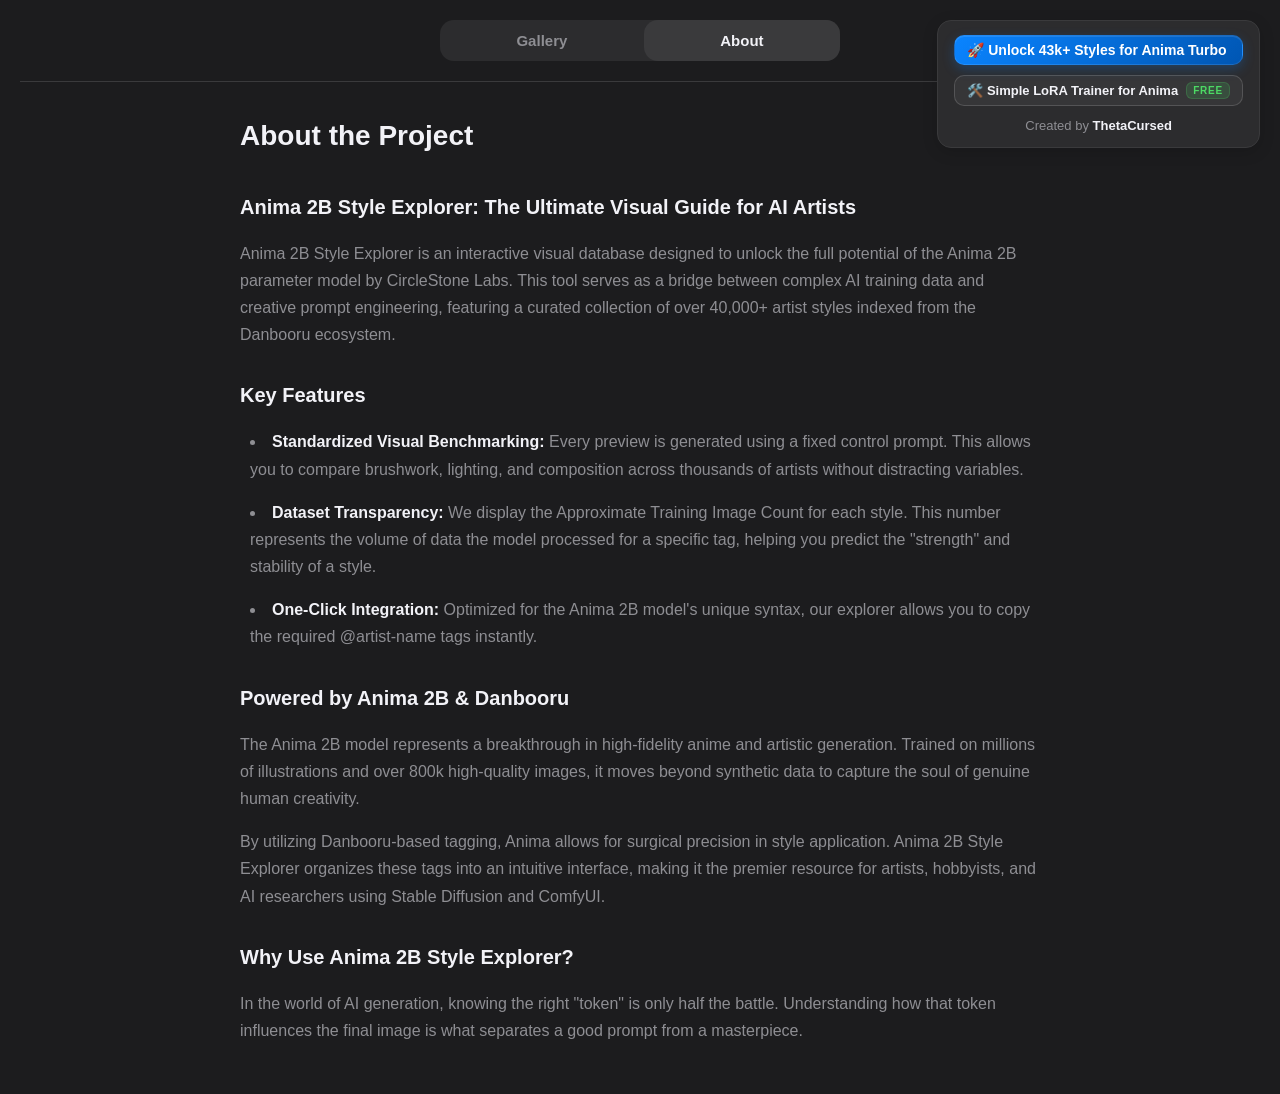
<file: about.html>
<!DOCTYPE html>
<html lang="en">
<head>
    <meta charset="UTF-8">
    <meta name="viewport" content="width=device-width, initial-scale=1.0">
    <title>About Anima 2B Style Explorer | Visual Artist Guide for AI Art</title>
    <meta name="description" content="Learn about Anima 2B Style Explorer, a database of over 40,000 artist styles for the Anima 2B model. Explore Danbooru-based weights and visual previews.">
    <link rel="stylesheet" href="app/style.css?ver=2">
    <script type="application/ld+json">
    {
      "@context": "https://schema.org",
      "@type": "AboutPage",
      "mainEntity": {
        "@type": "SoftwareApplication",
        "name": "Anima 2B Style Explorer",
        "applicationCategory": "MultimediaDesignApplication",
        "description": "Visual library and prompt guide for Anima 2B model artist styles.",
        "operatingSystem": "Web Browser"
      }
    }
    </script>
</head>
<body>
    <div class="top-info-container">
        <a href="index.html?openModal=true" id="open-landing-btn-about" class="support-button-top">🚀 Unlock 43k+ Styles for Anima Turbo</a>
        <a href="https://github.com/ThetaCursed/Anima-TrainFlow" class="secondary-tool-btn" target="_blank" rel="noopener noreferrer">
            🛠️ Simple LoRA Trainer for Anima <span class="free-badge">Free</span>
        </a>
        <a href="https://github.com/ThetaCursed" class="author-credit" title="Created by ThetaCursed" target="_blank" rel="noopener noreferrer">Created by <span>ThetaCursed</span></a>
    </div>
    <header class="header">
        <nav class="tabs">
            <a href="index.html" class="tab-button">Gallery</a>
            <a href="about.html" class="tab-button active">About</a>
        </nav>
    </header>

    <div class="about-page">
        <h2>About the Project</h2>
        <h3>Anima 2B Style Explorer: The Ultimate Visual Guide for AI Artists</h3>
        <p>Anima 2B Style Explorer is an interactive visual database designed to unlock the full potential of the Anima 2B parameter model by CircleStone Labs. This tool serves as a bridge between complex AI training data and creative prompt engineering, featuring a curated collection of over 40,000+ artist styles indexed from the Danbooru ecosystem.</p>
        <h3>Key Features</h3>
        <ul>
            <li><strong>Standardized Visual Benchmarking:</strong> Every preview is generated using a fixed control prompt. This allows you to compare brushwork, lighting, and composition across thousands of artists without distracting variables.</li>
            <li><strong>Dataset Transparency:</strong> We display the Approximate Training Image Count for each style. This number represents the volume of data the model processed for a specific tag, helping you predict the "strength" and stability of a style.</li>
            <li><strong>One-Click Integration:</strong> Optimized for the Anima 2B model's unique syntax, our explorer allows you to copy the required @artist-name tags instantly.</li>
        </ul>
        <h3>Powered by Anima 2B & Danbooru</h3>
        <p>The Anima 2B model represents a breakthrough in high-fidelity anime and artistic generation. Trained on millions of illustrations and over 800k high-quality images, it moves beyond synthetic data to capture the soul of genuine human creativity.</p>
        <p>By utilizing Danbooru-based tagging, Anima allows for surgical precision in style application. Anima 2B Style Explorer organizes these tags into an intuitive interface, making it the premier resource for artists, hobbyists, and AI researchers using Stable Diffusion and ComfyUI.</p>
        <h3>Why Use Anima 2B Style Explorer?</h3>
        <p>In the world of AI generation, knowing the right "token" is only half the battle. Understanding how that token influences the final image is what separates a good prompt from a masterpiece.</p>
    </div>

    <!-- Подключаем основной скрипт приложения -->
    <script src="app/app.js?ver=2"></script>
</body>
</html>
</file>
<file: app/style.css>
﻿:root {
    --background-color: #1c1c1e;
    --card-background: #2c2c2e;
    --text-color: #f2f2f7;
    --secondary-text-color: #8e8e93;
    --accent-color: #0a84ff;
    --border-color: #3a3a3c;
    --global-border-radius: 14px; /* Глобальная переменная для скругления */
}

* {
    box-sizing: border-box;
    margin: 0;
    padding: 0;
}

body {
    font-family: -apple-system, BlinkMacSystemFont, "Segoe UI", Roboto, Helvetica, Arial, sans-serif;
    background-color: var(--background-color);
    color: var(--text-color);
    padding: 20px;
}

/* --- Глобальная стилизация скроллбара --- */

/* Firefox */
html {
    scrollbar-width: thin;
    scrollbar-color: var(--border-color) transparent;
}

/* Webkit-браузеры (Chrome, Safari, Edge) */
body::-webkit-scrollbar {
    width: 12px; /* Делаем основной скроллбар чуть шире для удобства */
}

body::-webkit-scrollbar-track {
    background: transparent;
}

body::-webkit-scrollbar-thumb {
    background-color: var(--border-color);
    border-radius: 6px;
    border: 3px solid var(--background-color); /* Отступ от края */
    background-clip: padding-box;
}

.page-title-container {
    text-align: center;
    margin-bottom: 30px;
    padding-top: 10px; /* Отступ сверху, чтобы не перекрываться с .top-info-container */
}


.visually-hidden {
    position: absolute;
    width: 1px;
    height: 1px;
    padding: 0;
    margin: -1px;
    overflow: hidden;
    clip: rect(0, 0, 0, 0);
    white-space: nowrap;
    border: 0;
}

.page-title {
    font-size: 32px;
    font-weight: 700;
    margin-bottom: 16px; /* Увеличиваем отступ, чтобы он совпадал с отступом под виджетом */
}

.page-subtitle {
    font-size: 18px;
    color: var(--secondary-text-color);
}

.page-subtitle .style-count-number {
    font-weight: 600;
    color: var(--text-color);
    background-color: var(--border-color);
    padding: 4px 10px;
    border-radius: var(--global-border-radius);
    margin-left: 6px;
    user-select: none;
}

.header {
    display: flex;
    justify-content: center; /* Отступ был 30px, уменьшаем для консистентности */
    margin-bottom: 20px;
    /* Добавляем разделительную линию под табами */
    padding-bottom: 20px;
    border-bottom: 1px solid var(--border-color);
    position: relative; /* Для позиционирования .author-credit на странице About */
}

.controls-container {
    display: flex;
    justify-content: space-between;
    align-items: flex-start; /* Выравниваем все группы по верху для единой линии */
    position: relative;
    gap: 20px;
    margin-bottom: 30px; /* Добавляем отступ снизу, чтобы отодвинуть галерею от линии */
    /* Добавляем нижнюю границу и отступы для создания разделительной линии */
    padding-bottom: 20px;
    border-bottom: 1px solid var(--border-color);
}

.search-and-import-wrapper {
    flex: 0 1 auto; /* Убираем растягивание, чтобы блок занимал место по контенту */
    display: flex;
    flex-direction: column;
    align-items: center;
    margin: 0 auto; /* Центрируем по горизонтали */
    gap: 10px; /* Добавляем отступ между элементами внутри (поиском, подсказкой, кнопками) */
}

.search-wrapper {
    flex: 1; /* Позволяем блоку поиска занимать доступное пространство в центре */
    min-width: 200px; /* Минимальная ширина для поля поиска */
    max-width: 400px; /* Увеличиваем ширину для лучшей иерархии */
    display: flex;
    flex-direction: column; /* Ставим элементы друг под другом */
    /* Новые стили для создания единого блока */
    background-color: var(--card-background);
    border: 1px solid var(--border-color);
    border-radius: var(--global-border-radius);
    overflow: hidden; /* Скрываем углы дочерних элементов */
}

.search-input {
    width: 100%;
    padding: 12px 45px; /* Симметричные отступы для центрирования */
    background-color: transparent; /* Убираем фон */
    border: none; /* Убираем рамку */
    border-radius: 0; /* Убираем скругление */
    color: var(--text-color);
    font-size: 14px;
    font-family: inherit;
    text-align: center;
}

.search-input::placeholder {
    color: var(--secondary-text-color);
}

.search-input-container {
    position: relative; /* Контейнер для позиционирования кнопки */
    border-bottom: 1px solid var(--border-color); /* Разделитель между полями */
    width: 360px; /* Фиксированная ширина для десктопа */
    margin: 0 auto; /* Центрируем на десктопе */
}

.jump-controls {
    position: relative; /* Контейнер для позиционирования кнопки */
}

.clear-input-btn {
    position: absolute;
    right: 12px; /* Возвращаем стандартный отступ */
    top: 50%;
    transform: translateY(-50%);
    width: 28px;
    height: 28px;
    background-color: #48484a; /* Делаем фон заметнее */
    border: none;
    border-radius: 50%;
    color: #e5e5ea; /* Делаем крестик светлее */
    font-size: 20px;
    line-height: 1;
    cursor: pointer;
    display: flex;
    align-items: center;
    justify-content: center;
    transition: background-color 0.2s, color 0.2s, transform 0.2s;
}

.clear-input-btn:hover {
    background-color: #58585a;
    color: var(--text-color);
    transform: translateY(-50%) scale(1.1); /* Добавляем эффект при наведении */
}

.jump-controls .search-input {
    width: 100%; /* Растягиваем на всю ширину */
    align-items: center;
    text-align: center; /* Центрируем текст для поля перехода на всех устройствах */
}

.search-input:focus {
    outline: none;
}

.sort-jump-group {
    display: flex;
    flex-direction: column;
    gap: 15px;
    width: 270px; /* Увеличиваем ширину, чтобы вместить кнопки сортировки */
}
/* Контейнер для кнопки экспорта TXT, который теперь в левой колонке */
#txt-export-container {
    justify-content: flex-start; /* Выравниваем кнопку по левому краю на десктопе */
    width: 100%;
}

/* Уменьшаем размер кнопки экспорта в TXT */
#export-txt-btn, #toggle-folders-btn {
    padding: 8px 12px;
    font-size: 13px;
}

/* Новый контейнер для кнопок экспорта и переключения папок */
#favorites-actions-wrapper {
    display: inline-flex;
    border: 1px solid var(--border-color);
    border-radius: var(--global-border-radius);
    overflow: hidden;
}

#favorites-actions-wrapper .sort-button {
    border: none;
    border-radius: 0;
}


.sort-controls {
    display: flex;
    flex-direction: column; /* Ставим элементы друг под другом */
    align-items: flex-start; /* Выравниваем по левому краю */
    flex-direction: row; /* Ставим элементы в одну строку */
    align-items: center; /* Выравниваем по центру по вертикали */
    gap: 10px; /* Возвращаем отступ между меткой и кнопками */
    width: 100%; /* Заставляем контейнер занять всю ширину родителя */
    justify-content: flex-start;
}

.sort-label {
    color: var(--secondary-text-color);
    font-size: 14px;
    white-space: nowrap; /* Запрещаем перенос текста на новую строку */
}

.sort-buttons-group {
    display: flex;
    justify-content: flex-start; /* Выравниваем кнопки по началу */
    gap: 10px; /* Сохраняем отступ между кнопками */
}

/* Новый стиль для сетки кнопок сортировки */
.sort-buttons-grid {
    display: grid;
    grid-template-columns: 1fr 1fr; /* Две колонки одинаковой ширины */
    row-gap: 10px; /* Вертикальный отступ между рядами кнопок */
    column-gap: 8px; /* Горизонтальный отступ между кнопками */
    flex: 1; /* Позволяем сетке занимать доступное пространство и сжиматься при необходимости */
}

.sort-button {
    display: inline-flex;
    align-items: center;
    border-radius: var(--global-border-radius);
    gap: 8px; /* Увеличиваем отступ для соответствия кнопке Swipe */
    justify-content: center; /* Центрируем текст и стрелку внутри кнопки */
    background-color: var(--card-background); /* Возвращаем фон самим кнопкам */
    color: var(--text-color);
    border: 1px solid var(--border-color); /* Добавляем рамку, как у кнопки Swipe */
    padding: 8px 12px; /* Увеличиваем отступы */
    font-size: 13px; /* Увеличиваем шрифт */
    font-weight: 600; /* Делаем шрифт жирным, как у кнопки Swipe */
    font-family: inherit;
    white-space: nowrap; /* Предотвращаем перенос текста */
    cursor: pointer;
    transition: background-color 0.2s, border-color 0.2s, color 0.2s; /* Добавляем color в transition */
}
.sort-button:hover {
    border-color: var(--accent-color); /* При наведении меняем цвет рамки */
    color: var(--accent-color); /* При наведении меняем цвет текста */
}

/* Контейнер для кнопок импорта/экспорта JSON */
#favorites-controls-wrapper {
    display: inline-flex; /* Чтобы контейнер облегал кнопки */
    border: 1px solid var(--border-color);
    border-radius: var(--global-border-radius);
    overflow: hidden; /* Скрываем углы дочерних элементов */
}

/* Убираем индивидуальные рамки и скругления у кнопок внутри */
#favorites-controls-wrapper .sort-button {
    border: none;
    border-radius: 0;
    background-color: var(--card-background); /* Единый фон */
}

/* Стили для кнопки Import */
#import-favorites-btn {
    border-right: 1px solid #545458; /* Более заметный разделитель */
    color: var(--accent-color); /* Сохраняем акцентный цвет */
}

/* Эффекты при наведении */
#favorites-controls-wrapper .sort-button:hover {
    background-color: var(--border-color);
}

#import-favorites-btn:hover {
    background-color: rgba(10, 132, 255, 0.15);
}

.sort-button.active {
    /* Стиль для активной кнопки */
    background-color: var(--accent-color); /* Заливаем акцентным цветом */
    border-color: var(--accent-color); /* Рамка того же цвета */
    color: #fff; /* Белый текст для лучшего контраста */
}

.sort-arrow {
    display: inline-block;
    width: 12px;
    text-align: center;
    transition: transform 0.2s ease-in-out;
    transform-origin: center;
}

/* Убираем стрелки в input[type=number] для Chrome, Safari, Edge, Opera */
input::-webkit-outer-spin-button,
input::-webkit-inner-spin-button {
  -webkit-appearance: none;
  margin: 0;
}

/* Убираем стрелки в input[type=number] для Firefox */
input[type=number] {
  -moz-appearance: textfield;
}


/* Убираем стандартный крестик очистки в input[type=search] для Chrome, Safari, Edge */
input[type="search"]::-webkit-search-decoration,
input[type="search"]::-webkit-search-cancel-button,
input[type="search"]::-webkit-search-results-button,
input[type="search"]::-webkit-search-results-decoration {
  -webkit-appearance: none;
}
.search-wrapper.disabled,
.sort-controls.disabled,
.jump-controls.disabled,
.search-input-container.disabled,
.swipe-launch-controls.disabled {
    opacity: 0.5;
    pointer-events: none;
}

.grid-controls {
    display: flex;
    flex-direction: column; /* Ставим элементы друг под другом */
    align-items: flex-end; /* Выравниваем по правому краю */
    /* width: 215px; */ /* Ширина теперь у родительского .right-controls-group */
    justify-content: center; /* Центрируем по вертикали относительно других контролов */
    gap: 10px;
    color: var(--secondary-text-color);
    font-size: 14px;
    white-space: nowrap;
}

.right-controls-group {
    display: flex; /* Сохраняем flex для внутреннего выравнивания */
    justify-content: flex-end;
    align-items: flex-start; /* Выравниваем по верху, как и левый блок */
    gap: 40px; /* Сохраняем отступ между свайпом и сеткой */
    width: 270px; /* Задаем ту же ширину, что и у левого блока для симметрии */
}

.swipe-launch-controls {
    /* position: absolute; */ /* Убираем абсолютное позиционирование */
    /* right: 0; */
    /* top: 0; */
    display: flex;
    flex-direction: column;
    align-items: center; /* Центрируем содержимое для лучшего вида */
    min-width: 100px; /* Задаем минимальную ширину, чтобы избежать сжатия */
    justify-content: center; /* Добавляем вертикальное центрирование */
    gap: 10px;
}

.swipe-launch-button {
    display: inline-flex;
    align-items: center;
    justify-content: center;
    gap: 8px;
    background-color: var(--card-background);
    color: var(--text-color);
    border: 1px solid var(--border-color); /* Уменьшаем отступы */
    border-radius: var(--global-border-radius); /* Уменьшаем скругление */
    padding: 8px 12px;
    font-size: 13px; /* Уменьшаем шрифт */
    font-weight: 600;
    font-family: inherit;
    cursor: pointer;
    white-space: nowrap; /* Запрещаем перенос текста в кнопке */
    transition: background-color 0.2s, border-color 0.2s, color 0.2s;
}

.swipe-launch-button:hover {
    border-color: var(--accent-color);
    color: var(--accent-color);
}

.swipe-launch-icon {
    width: 14px; /* Уменьшаем иконку */
    height: 14px;
    background-image: url("data:image/svg+xml,%3Csvg xmlns='http://www.w3.org/2000/svg' viewBox='0 0 512 512' fill='%23f2f2f7'%3E%3Cpath d='M47.6 300.4L228.3 469.1c7.5 7 17.4 10.9 27.7 10.9s20.2-3.9 27.7-10.9L464.4 300.4c30.4-28.3 47.6-68 47.6-109.5v-5.8c0-69.9-50.5-129.5-119.4-141C347 36.5 300.6 51.4 268 84L256 96 244 84c-32.6-32.6-79-47.5-124.6-39.9C50.5 55.6 0 115.2 0 185.1v5.8c0 41.5 17.2 81.2 47.6 109.5z'/%3E%3C/svg%3E");
    background-size: contain;
    background-repeat: no-repeat;
    transition: background-image 0.2s;
}

.swipe-launch-button:hover .swipe-launch-icon {
    background-image: url("data:image/svg+xml,%3Csvg xmlns='http://www.w3.org/2000/svg' viewBox='0 0 512 512' fill='%230a84ff'%3E%3Cpath d='M47.6 300.4L228.3 469.1c7.5 7 17.4 10.9 27.7 10.9s20.2-3.9 27.7-10.9L464.4 300.4c30.4-28.3 47.6-68 47.6-109.5v-5.8c0-69.9-50.5-129.5-119.4-141C347 36.5 300.6 51.4 268 84L256 96 244 84c-32.6-32.6-79-47.5-124.6-39.9C50.5 55.6 0 115.2 0 185.1v5.8c0 41.5 17.2 81.2 47.6 109.5z'/%3E%3C/svg%3E");
}

.grid-controls .slider-wrapper {
    display: flex;
    align-items: center;
    gap: 10px;
}

.hotkey-hint {
    font-size: 12px; /* Уменьшаем шрифт */
    font-weight: 600;
    color: var(--text-color);
    background-color: var(--border-color);
    padding: 3px 8px; /* Уменьшаем отступы */
    border-radius: var(--global-border-radius); /* Единый радиус */
    white-space: nowrap; /* Запрещаем перенос текста в подсказке */
    user-select: none; /* Предотвращаем выделение текста */
}

/* Стили для новой подсказки о "прыжке к художнику" */
#jump-to-artist-hint {
    background-color: var(--accent-color);
    color: #fff;
    cursor: pointer;
    transition: background-color 0.2s;
}
#jump-to-artist-hint:hover {
    background-color: #007aff; /* Более яркий оттенок при наведении */
}

#grid-slider-value {
    font-weight: 600;
    color: var(--text-color);
}

/* Стилизация ползунка */
input[type="range"] {
    -webkit-appearance: none;
    appearance: none;
    width: 120px;
    height: 8px; /* Сделаем чуть толще для лучшего вида с новым радиусом */
    background: var(--card-background);
    border-radius: calc(var(--global-border-radius) / 4);
    outline: none;
    cursor: pointer;
}

input[type="range"]::-webkit-slider-thumb {
    -webkit-appearance: none;
    appearance: none;
    width: 18px;
    height: 18px;
    background: var(--text-color);
    border-radius: 50%;
}

.tabs {
    display: flex;
    background-color: var(--card-background);
    width: 100%; /* Растягиваем на всю ширину родителя, который будет ограничен */
    max-width: 400px; /* Устанавливаем ту же ширину, что и у блока поиска */
    border-radius: var(--global-border-radius);
}
.tabs .author-credit {
    position: absolute;
    right: 0;
    top: 50%;
    transform: translateY(-50%);
}

.tab-button {
    font-size: 15px;
    font-weight: 600;
    padding: 12px 24px;
    border: none;
    background-color: transparent;
    color: var(--secondary-text-color); /* Убираем внутренний радиус */
    border-radius: calc(var(--global-border-radius) - 4px); /* Чуть меньше основного для вложенности */
    cursor: pointer;
    transition: all 0.3s ease;
    flex-grow: 1; /* Позволяем кнопкам равномерно занимать пространство */
    text-align: center; /* Центрируем текст внутри кнопок */
    text-decoration: none; /* Убираем подчеркивание у ссылки */
}

.tab-button.active {
    background-color: var(--border-color);
    border-radius: var(--global-border-radius); /* Применяем единый радиус */
    color: var(--text-color);
}

.gallery-grid.uniqueness-view .works-count {
    display: none;
}

/* Скрываем счетчик работ и ранг уникальности только на вкладке "Избранное" */
.gallery-grid.favorites-view .card .works-count, .gallery-grid.favorites-view .card .uniqueness-rank {
    display: none;
}

.uniqueness-rank {
    position: absolute;
    top: 12px;
    left: 12px;
    min-width: 36px; /* Минимальная ширина равна высоте, чтобы сохранять круг */
    height: 36px;
    padding: 0 6px; /* Добавляем отступы по бокам для текста */
    background-color: rgba(10, 132, 255, 0.6); /* Акцентный цвет с прозрачностью */
    border-radius: var(--global-border-radius); /* Половина высоты для создания "пилюли" */
    display: none; /* По умолчанию скрыт */
    align-items: center;
    justify-content: center;
    color: #fff;
    font-size: 14px;
    font-weight: 600;
    user-select: none;
}

.gallery-grid.uniqueness-view .uniqueness-rank {
    display: flex; /* Показываем только в режиме сортировки по уникальности */
}

.gallery-grid {
    display: grid;
    grid-template-columns: repeat(var(--grid-columns, 5), 1fr);
    gap: 20px;
}

.card {
    background-color: var(--card-background);
    border-radius: var(--global-border-radius);
    overflow: hidden;
    cursor: pointer;
    position: relative;
    transition: transform 0.2s ease-in-out;
    -webkit-tap-highlight-color: transparent; /* Убирает синюю подсветку на мобильных при касании */
}

.card:hover {
    transform: scale(1.03);
}

/* Стиль для выделенной карточки */
.card.selected {
    transform: scale(1.03); /* Оставляем увеличенной */
    box-shadow: 0 0 0 3px var(--accent-color), 0 5px 15px rgba(0,0,0,0.3);
    border-color: var(--accent-color);
}

.card__image {
    width: 100%;
    height: auto;
    aspect-ratio: 832 / 1216;
    object-fit: cover;
    display: block;
    background-color: var(--border-color);
}

.card__info {
    padding-top: 2px;
    padding-bottom: 2px;
    text-align: center;
}

.card__artist {
    font-size: 16px;
    font-weight: 600;
    color: var(--secondary-text-color);
    white-space: nowrap;
    overflow: hidden;
    text-overflow: ellipsis;
}

.favorite-button {
    position: absolute;
    top: 12px;
    right: 12px;
    width: 36px;
    height: 36px;
    background-color: rgba(0, 0, 0, 0.5);
    border: none;
    border-radius: 50%;
    cursor: pointer;
    display: flex;
    align-items: center;
    justify-content: center;
    color: #fff;
    /* Убираем текстовый символ и используем SVG фон */
    font-size: 0;
    background-image: url("data:image/svg+xml,%3Csvg xmlns='http://www.w3.org/2000/svg' viewBox='0 0 512 512' fill='none' stroke='%23ffffff' stroke-width='32'%3E%3Cpath d='M352.92 80C288 80 256 144 256 144s-32-64-96.92-64c-52.76 0-94.54 44.14-95.08 96.81-1.1 109.33 86.73 187.08 183.67 277.65 6.19 5.89 13.73 8.54 21.33 8.54s15.14-2.65 21.33-8.54c96.94-90.57 184.77-168.32 183.67-277.65C447.46 124.14 405.68 80 352.92 80z'/%3E%3C/svg%3E");
    background-repeat: no-repeat;
    background-position: center;
    background-size: 55%;
    transition: background-color 0.2s, transform 0.2s;
}

.favorite-button:hover {
    background-color: rgba(0, 0, 0, 0.7);
    transform: scale(1.1);
}

.favorite-button.favorited {
    background-color: rgba(10, 132, 255, 0.2); /* Используем акцентный цвет */
    /* Заменяем на SVG с заливкой */
    background-image: url("data:image/svg+xml,%3Csvg xmlns='http://www.w3.org/2000/svg' viewBox='0 0 512 512' fill='%230a84ff'%3E%3Cpath d='M47.6 300.4L228.3 469.1c7.5 7 17.4 10.9 27.7 10.9s20.2-3.9 27.7-10.9L464.4 300.4c30.4-28.3 47.6-68 47.6-109.5v-5.8c0-69.9-50.5-129.5-119.4-141C347 36.5 300.6 51.4 268 84L256 96 244 84c-32.6-32.6-79-47.5-124.6-39.9C50.5 55.6 0 115.2 0 185.1v5.8c0 41.5 17.2 81.2 47.6 109.5z'/%3E%3C/svg%3E");
    background-size: 60%;
}

.favorite-button.remove-favorite {
    font-size: 26px; /* Делаем крестик чуть больше */
    background-color: rgba(0, 0, 0, 0.5); /* Стандартный фон */
    color: #fff; /* Белый крестик */
    background-image: none; /* Убираем фоновое изображение сердца */
}

.works-count {
    position: absolute;
    top: 12px;
    left: 12px;
    min-width: 36px; /* Минимальная ширина равна высоте, чтобы сохранять круг */
    height: 36px;
    padding: 0 6px; /* Добавляем отступы по бокам для текста */
    background-color: rgba(0, 0, 0, 0.6);
    border-radius: var(--global-border-radius); /* Половина высоты для создания "пилюли" */
    display: flex;
    align-items: center;
    justify-content: center;
    color: #fff;
    font-size: 14px;
    font-weight: 600;
    /* Предотвращаем выделение текста при клике */
    user-select: none;
}

.loader-container {
    position: fixed; /* Фиксируем относительно окна браузера */
    bottom: 30px; /* Отступ снизу */
    left: 50%; /* Центрируем по горизонтали */
    transform: translateX(-50%); /* Точное центрирование */
    padding: 10px; /* Небольшой внутренний отступ */
    background-color: var(--card-background); /* Добавляем фон, чтобы было видно на карточках */
    border-radius: 50%; /* Делаем фон круглым */
    z-index: 1001; /* Устанавливаем выше, чем карточки, но ниже чем toast */
}

.loader {
    border: 4px solid var(--border-color);
    border-top: 4px solid var(--accent-color);
    border-radius: 50%;
    width: 40px;
    height: 40px;
    animation: spin 1s linear infinite;
    margin: 0 auto;
}

@keyframes spin {
    0% { transform: rotate(0deg); }
    100% { transform: rotate(360deg); }
}

.toast {
    position: fixed;
    bottom: 30px;
    left: 50%;
    transform: translateX(-50%);
    background-color: #333;
    color: white;
    padding: 14px 24px;
    border-radius: var(--global-border-radius);
    opacity: 0;
    visibility: hidden;
    transition: opacity 0.3s, visibility 0.3s;
    z-index: 1000;
}

.toast.show {
    opacity: 1;
    visibility: visible;
}

/* Кнопка "Наверх" */
.scroll-to-top-btn {
    position: fixed;
    bottom: 30px;
    right: 30px;
    width: 64px;
    height: 64px;
    background-color: var(--card-background);
    color: var(--text-color);
    border: 1px solid var(--border-color);
    border-radius: 50%;
    cursor: pointer;
    display: flex;
    align-items: center;
    justify-content: center;
    font-size: 24px;
    line-height: 1;
    opacity: 0;
    visibility: hidden;
    transform: translateY(20px);
    transition: opacity 0.3s, visibility 0.3s, transform 0.3s;
    z-index: 999;
}

/* Контейнер для заголовка и галереи */
.gallery-wrapper {
    flex: 1; /* Этот контейнер будет занимать все доступное пространство */
    display: flex;
    flex-direction: column;
}

/* Заголовок над галереей (для имени папки) */
.gallery-title {
    text-align: left;
    font-size: 22px;
    font-weight: 600; /* Сделаем основной вес чуть легче */
    color: var(--text-color); /* Название папки будет ярким */
    margin-bottom: 20px;
}

.gallery-title-label {
    font-weight: 500;
    color: var(--secondary-text-color); /* Метка будет менее контрастной */
    margin-right: 8px;
}

.scroll-to-top-btn.visible {
    opacity: 1;
    visibility: visible;
    transform: translateY(0);
}
.scroll-to-top-btn.visible {
    opacity: 1;
    visibility: visible;
    transform: translateY(0);
}

.scroll-to-top-btn:hover {
    background-color: var(--border-color);
}

/* Адаптивность */
@media (max-width: 1200px) {
    .gallery-grid { --grid-columns: 4; }
}
@media (max-width: 992px) {
    .controls-container {
        flex-wrap: wrap; /* Позволяем контролам переноситься */
        justify-content: center; /* Центрируем содержимое */
        gap: 15px; /* Уменьшаем отступ между блоками для мобильной версии */
    }
    .sort-jump-group {
        order: 2; /* Ставим блок с фильтрами вторым */
        flex-basis: 100%; /* Заставляем блок занять всю ширину для центрирования */
        width: auto; /* Убираем фиксированную ширину, чтобы он мог центрироваться */
        align-items: center; /* Центрируем его содержимое */
        gap: 15px; /* Добавляем отступ между кнопками сортировки и TXT */
    }
    /* На мобильных центрируем кнопку TXT */
    #txt-export-container {
        justify-content: center;
    }
    /* На мобильных возвращаем центрирование для кнопок сортировки */
    .sort-controls {
        justify-content: center;
        width: auto; /* Убираем растягивание на всю ширину */
    }
    .sort-buttons-grid {
        flex: none; /* Отменяем растягивание сетки кнопок */
        width: 200px; /* Задаем фиксированную ширину для компактности */
    }
    .search-input {
        text-align: center; /* Центрируем текст на мобильных */
    }
    .search-wrapper {
        width: 90%; /* Задаем ширину в процентах для адаптивности */
        max-width: 360px; /* Делаем блок поиска короче табов для иерархии на планшетах */
    }
    .search-input-container { width: 100%; } /* Поле поиска занимает всю ширину своего нового родителя */
    .jump-controls {
        flex-basis: 100%;
        justify-content: center;
        display: flex; /* Добавляем flex для выравнивания */
        justify-content: center; /* Центрируем содержимое (поле поиска) */
    }
    /* Скрываем слайдер на планшетах и телефонах */
    .grid-controls { display: none; }
    /* Скрываем текст "Sort by:" на мобильных, чтобы кнопки были по центру */
    .sort-label {
        display: none;
    }
    /* Скрываем новую кнопку на мобильных */
    .right-controls-group {
        display: none;
    }
    .search-and-import-wrapper {
        flex-direction: column;
        align-items: center;
        width: 100%; /* Занимаем всю ширину, но добавим отступы */
        padding: 0 10px; /* Добавляем отступы по бокам */
    }
    .header {
        width: 100%;
        /* Добавляем отступы по бокам и сохраняем нижний отступ для линии */
        padding: 0 10px 20px; 
    }
    /* На мобильных устройствах скрываем контейнер, если он пуст */
    #txt-export-container:empty {
        display: none;
    }
    /* Скрываем подсказку о свайп-режиме на мобильных */
    #swipe-continue-hint { display: none !important; }

    /* Скрываем кнопку переключения папок на мобильных */
    #toggle-folders-btn {
        display: none;
    }
}
@media (max-width: 768px) {
    body { padding: 10px; }
    .header { margin-bottom: 20px; }
    .gallery-grid { --grid-columns: 2; } /* 2 колонки для планшетов */
    .scroll-to-top-btn {
        bottom: 70px; /* Поднимаем кнопку выше на мобильных */
        right: 20px;
        width: 56px;
        height: 56px;
    }
    .favorite-button {
        width: 44px;
        height: 44px;
        font-size: 22px;
    }
    .works-count {
        min-width: 44px;
        height: 44px;
        border-radius: 22px; /* Половина высоты */
        font-size: 15px;
        top: 10px;
        left: 10px;
    }
    .uniqueness-rank {
        min-width: 44px;
        height: 44px;
        border-radius: 22px;
        font-size: 15px;
        top: 10px;
        left: 10px;
    }
}
@media (max-width: 480px) {
    .gallery-grid { --grid-columns: 2; } /* 2 колонки для телефонов */
    .favorite-button {
        width: 32px;
        height: 32px;
        font-size: 16px;
    }
    .works-count {
        min-width: 32px;
        height: 32px;
        border-radius: 16px;
        font-size: 13px;
    }
    .uniqueness-rank {
        min-width: 32px;
        height: 32px;
        border-radius: 16px;
        font-size: 13px;
    }
    .favorite-button.remove-favorite {
        font-size: 22px; /* Корректируем размер крестика */
    }
}

/* Стили для страницы About */
.about-page {
    max-width: 800px;
    margin: 30px auto; /* Возвращаем стандартные отступы */
    line-height: 1.7;
    box-sizing: border-box; /* Чтобы padding не увеличивал max-width */
}
.about-page h2 {
    font-size: 28px;
    font-weight: 700;
    margin-bottom: 24px;
    color: var(--text-color);
}

.about-page h3 {
    font-size: 20px;
    font-weight: 600;
    margin-top: 30px;
    margin-bottom: 16px;
    color: var(--text-color);
}

.about-page p, .about-page li {
    font-size: 16px;
    color: var(--secondary-text-color);
    margin-bottom: 16px;
}

.about-page ul {
    list-style-position: inside;
    padding-left: 10px;
}

.about-page strong {
    color: var(--text-color);
    font-weight: 600;
}

@media (max-width: 768px) {
    .about-page {
        margin: 20px 10px; /* Уменьшаем отступы на мобильных */
    }
}

/* --- Author Credit --- */
.top-info-container {
    position: absolute;
    top: 20px;
    right: 20px;
    display: flex;
    flex-direction: column;
    align-items: stretch;
    gap: 10px;
    background-color: var(--card-background);
    padding: 14px 16px;
    border-radius: var(--global-border-radius);
    border: 1px solid var(--border-color);
    box-shadow: 0 4px 15px rgba(0,0,0,0.15);
    z-index: 10;
}

.author-credit {
    color: var(--secondary-text-color);
    font-size: 13px;
    text-decoration: none;
    text-align: center;
    margin-top: 2px;
    z-index: 10; 
}

.support-button-top {
    /* Применяем стили от .cta-button */
    font-size: 14px; /* Уменьшаем шрифт */
    font-weight: 700; /* Делаем текст менее жирным */
    color: #fff;
    background: linear-gradient(135deg, #0a84ff 0%, #0056b3 100%);
    text-decoration: none;
    padding: 6px 12px; /* Уменьшаем отступы для компактности */
    border-radius: 10px; /* Уменьшаем скругление */
    border: 1px solid rgba(255,255,255,0.1);
    transition: all 0.3s cubic-bezier(0.16, 1, 0.3, 1);
    box-shadow: 0 4px 12px rgba(10, 132, 255, 0.25), inset 0 1px 0 rgba(255,255,255,0.1);
    cursor: pointer;
    animation: pulse-glow 2.5s infinite alternate;
}

.support-button-top:hover {
    transform: translateY(-2px) scale(1.02);
    box-shadow: 0 6px 20px rgba(10, 132, 255, 0.4), inset 0 1px 0 rgba(255,255,255,0.2);
    background: linear-gradient(135deg, #1c90ff 0%, #0062cc 100%);
}

.support-button-top:active {
    transform: translateY(0px);
    box-shadow: 0 4px 10px rgba(10, 132, 255, 0.3);
}

.author-credit span {
    color: var(--text-color);
    font-weight: 700;
    transition: color 0.2s ease-in-out;
}

.author-credit:hover span {
    color: var(--accent-color);
}

@media (max-width: 992px) {
    .author-credit {
    margin-bottom: 5px;
    }
    .top-info-container {
        position: static; /* Возвращаем в поток документа */
        margin: 0 auto 20px; /* Центрируем и добавляем отступ снизу */
        width: fit-content; /* Ширина по содержимому */
        max-width: 400px; /* Ограничиваем максимальную ширину, как у других элементов */
        flex-direction: column; /* Элементы друг под другом для мобильных */
        gap: 8px; /* Уменьшаем отступ между строками */
        padding: 10px 15px; /* Немного увеличим отступы для лучшего вида */
    }
    .page-title-container {
        padding-top: 0; /* Убираем отступ на мобильных */
    }
}

.secondary-tool-btn {
    display: inline-flex;
    align-items: center;
    justify-content: center;
    gap: 8px;
    font-size: 13px;
    font-weight: 600;
    color: var(--text-color);
    
    background-color: rgba(255, 255, 255, 0.05); 
    
    text-decoration: none;
    padding: 6px 12px;
    border-radius: 10px;
    
    border: 1.5px solid rgba(255, 255, 255, 0.15);
    
    transition: all 0.25s ease-in-out;
    white-space: nowrap;
    box-sizing: border-box;
}

.secondary-tool-btn:hover {
    border-color: var(--accent-color);
    background-color: rgba(10, 132, 255, 0.1);
    color: #fff;
    transform: translateY(-2px);
    
    box-shadow: 0 4px 12px rgba(0, 0, 0, 0.3);
}

.secondary-tool-btn:active {
    transform: translateY(0);
}

.secondary-tool-btn .free-badge {
    font-size: 10px;
    font-weight: 800;
    color: #4cd964;
    background-color: rgba(76, 217, 100, 0.15);
    padding: 2px 6px;
    border-radius: 6px;
    text-transform: uppercase;
    letter-spacing: 0.8px;
    border: 1px solid rgba(76, 217, 100, 0.2);
}

/* --- Swipe Mode --- */
.swipe-overlay {
    position: fixed;
    top: 0;
    left: 0;
    width: 100%;
    height: 100%;
    background-color: rgba(28, 28, 30, 0.95);
    backdrop-filter: blur(12px);
    -webkit-backdrop-filter: blur(12px);
    display: flex;
    flex-direction: column;
    align-items: center;
    justify-content: center;
    opacity: 0;
    visibility: hidden;
    transition: opacity 0.3s ease, visibility 0.3s ease;
    z-index: 2000;
    overflow: hidden;
}

.swipe-overlay.visible {
    opacity: 1;
    visibility: visible;
}

.swipe-header {
    position: absolute;
    top: 20px; /* Задаем явный отступ сверху */
    left: 0;
    width: 100%;
    display: flex;
    justify-content: space-between;
    align-items: center;
    /* Убираем верхний и нижний padding, оставляем боковые */
    padding: 0 20px;
    color: var(--text-color);
    z-index: 2002;
}

.swipe-header-left {
    display: flex;
    align-items: center;
    gap: 12px;
}

.swipe-favorites-counter {
    display: flex;
    align-items: center;
    gap: 6px;
    font-size: 16px;
    font-weight: 600;
    background-color: rgba(0, 0, 0, 0.4);
    padding: 6px 12px;
    border-radius: var(--global-border-radius);
    color: var(--text-color);
    cursor: default;
    user-select: none;
}

.swipe-favorites-icon {
    color: var(--accent-color); /* Используем акцентный цвет */
}

.swipe-artist-name {
    position: absolute;
    left: 50%;
    transform: translateX(-50%);
}

.swipe-counter {
    font-size: 16px;
    font-weight: 600;
    background-color: rgba(0, 0, 0, 0.4);
    padding: 6px 12px;
    border-radius: var(--global-border-radius);
}

.swipe-artist-name {
    text-align: center;
    font-size: 24px;
    font-weight: 700;
    text-shadow: 0 2px 8px rgba(0,0,0,0.5);
    transition: color 0.3s ease;
}

.swipe-artist-name.favorited-feedback {
    color: var(--accent-color);
}

.swipe-artist-name.copied-feedback {
    color: var(--accent-color);
    transition: color 0.1s ease-in-out;
}

.swipe-close-btn {
    font-size: 36px;
    line-height: 1;
    color: var(--secondary-text-color);
    background: none;
    border: none;
    cursor: pointer;
    transition: color 0.2s, transform 0.2s;
}

.swipe-close-btn:hover {
    color: var(--text-color);
    transform: scale(1.1);
}

.swipe-container {
    display: flex;
    align-items: center;
    justify-content: center;
    width: 100%;
    height: 100%;
    gap: 40px;
}

.swipe-like-feedback {
    position: absolute;
    top: 50%;
    left: 50%;
    transform: translate(-50%, -50%) scale(0);
    opacity: 0;
    z-index: 2005;
    pointer-events: none;
    transition: all 0.6s cubic-bezier(0.175, 0.885, 0.32, 1.275);
}

.swipe-like-feedback.show {
    transform: translate(-50%, -50%) scale(1);
    opacity: 1;
}

.swipe-like-feedback .heart {
    width: 150px;
    height: 150px;
    background: url("data:image/svg+xml,%3Csvg xmlns='http://www.w3.org/2000/svg' viewBox='0 0 512 512' fill='%230a84ff'%3E%3Cpath d='M47.6 300.4L228.3 469.1c7.5 7 17.4 10.9 27.7 10.9s20.2-3.9 27.7-10.9L464.4 300.4c30.4-28.3 47.6-68 47.6-109.5v-5.8c0-69.9-50.5-129.5-119.4-141C347 36.5 300.6 51.4 268 84L256 96 244 84c-32.6-32.6-79-47.5-124.6-39.9C50.5 55.6 0 115.2 0 185.1v5.8c0 41.5 17.2 81.2 47.6 109.5z'/%3E%3C/svg%3E") center no-repeat;
    background-size: contain;
    filter: drop-shadow(0 5px 15px rgba(10, 132, 255, 0.4));
    animation: swipe-heart-beat 0.6s cubic-bezier(0.175, 0.885, 0.32, 1.275);
}

@keyframes swipe-heart-beat {
    0% { transform: scale(0.5); }
    50% { transform: scale(1.1); }
    100% { transform: scale(1); }
}




.swipe-container.swipe-transition .swipe-image {
    transition: transform 0.3s ease, opacity 0.3s ease, filter 0.3s ease;
}

.swipe-image {
    max-height: 85vh;
    max-width: 85vw;
    object-fit: contain;
    border-radius: var(--global-border-radius);
    box-shadow: 0 10px 40px rgba(0,0,0,0.3);
}

.swipe-image--current {
    transform: scale(1);
    opacity: 1;
    z-index: 2001;
}

.swipe-image--prev,
.swipe-image--next {
    position: absolute;
    transform: scale(0.8);
    opacity: 0.5;
    filter: blur(8px);
    z-index: 2000;
}

.swipe-image--prev {
    transform: scale(0.8) translateX(-50vw);
}

.swipe-image--next {
    transform: scale(0.8) translateX(50vw);
}

.swipe-hint {
    position: absolute;
    bottom: 20px;
    font-size: 16px;
    color: var(--secondary-text-color);
    background-color: rgba(0, 0, 0, 0.4);
    padding: 6px 12px;
    border-radius: var(--global-border-radius);
    display: flex;
    align-items: center;
    gap: 8px;
}

.swipe-hint kbd {
    font-family: inherit;
    font-size: 15px;
    font-weight: 600;
    background-color: rgba(255, 255, 255, 0.15);
    border: 1px solid rgba(255, 255, 255, 0.2);
    border-radius: 6px;
    padding: 2px 8px;
    color: var(--text-color);
    box-shadow: 0 2px 0 rgba(0,0,0,0.2);
}

/* --- Main Content & Folders --- */
#main-content {
    display: flex;
    gap: 20px;
    align-items: flex-start;
}

.folders-panel-wrapper {
    flex: 0 0 400px; /* Фиксированная ширина, не растягивается, не сжимается */
    position: sticky; /* Делаем панель "липкой" */
    top: 20px; /* Отступ сверху */
    align-self: stretch; /* Растягиваем обертку на всю высоту flex-контейнера */
    max-height: calc(100vh - 40px); /* Ограничиваем высоту панели и добавляем отступы */
    display: flex; /* Добавляем flex, чтобы дочерний элемент мог растянуться на 100% */
}

.folders-panel {
    background-color: var(--card-background);
    border-radius: var(--global-border-radius);
    border: 1px solid var(--border-color);
    padding: 12px; /* Возвращаем симметричные отступы */
    overflow: hidden; /* Убираем прокрутку с самой панели, она будет на внутреннем блоке */
    display: flex; /* Используем flexbox для внутреннего расположения */
    flex-direction: column; /* Элементы будут идти друг под другом */
    /* Стилизация скроллбара для Firefox */
    scrollbar-width: thin;
    scrollbar-color: var(--border-color) transparent;
    height: 100%; /* Заставляем панель занимать всю высоту родителя-обертки */
}

.folders-header {
    font-size: 18px;
    font-weight: 700;
    padding-left: 16px; 
    margin-bottom: 16px;
    padding-bottom: 16px; /* Оставляем только отступ до разделительной линии */
    border-bottom: 1px solid var(--border-color);
    color: var(--text-color);
}

/* Подсказка в панели папок */
.folders-hint {
    display: flex;
    flex-direction: column;
    gap: 4px; /* Уменьшенный отступ между строками подсказки */
    font-size: 14px;
    color: var(--secondary-text-color);
    text-align: center;
    padding: 0 16px 16px; 
    margin-bottom: 16px; /* Отступ до списка папок */
    border-bottom: 1px solid var(--border-color); 
    line-height: 1.4;
    font-weight: 500;
}

/* Стилизация "клавиш" в подсказке */
.folders-hint kbd {
    display: inline-block;
    font-family: inherit;
    font-weight: 600;
    background-color: var(--border-color);
    border: 1px solid var(--secondary-text-color);
    border-radius: 4px;
    padding: 2px 6px;
    color: var(--text-color);
    box-shadow: 0 1px 1px rgba(0,0,0,0.2);
}

/* Стилизация скроллбара для Webkit-браузеров (Chrome, Safari, Edge) */
.folders-panel::-webkit-scrollbar {
    width: 8px; /* Уменьшаем ширину скроллбара */
}

.folders-panel::-webkit-scrollbar-track {
    background: transparent; /* Делаем фон трека прозрачным */
    margin: 16px 0; /* Добавляем вертикальные отступы, чтобы скроллбар не прилегал к верху и низу */
}

.folders-panel::-webkit-scrollbar-thumb {
    background-color: var(--border-color); /* Цвет ползунка */
    border-radius: 4px; /* Скругляем углы */
    border: 2px solid transparent; /* Создаем эффект отступа от края */
    background-clip: padding-box;
}

.folders-panel::-webkit-scrollbar-thumb:hover {
    background-color: var(--accent-color); /* Меняем цвет при наведении */
}

.folders-list-container {
    display: grid; /* Изменено на grid */
    grid-template-columns: repeat(2, 1fr); /* 2 колонки */
    grid-auto-rows: min-content; /* Указываем, что высота строк зависит от контента */
    gap: 10px;
    overflow-y: auto; /* Прокрутка теперь здесь */
    padding-right: 4px; /* Небольшой отступ, чтобы скроллбар не прилипал к карточкам */
    margin-right: -4px; /* Компенсируем отступ, чтобы не нарушать центровку */
}

.folder-item {
    display: flex;
    flex-direction: column;
    padding: 0;
    border-radius: var(--global-border-radius);
    background-color: var(--card-background);
    cursor: pointer;
    transition: box-shadow 0.2s ease-in-out, border-color 0.2s ease-in-out;
    border: 1px solid transparent;
    position: relative;
    overflow: hidden;
    box-shadow: 0 2px 5px rgba(0,0,0,0.2);

    /* --- [CRITICAL RENDER FIX] НЕ УДАЛЯТЬ ЭТОТ БЛОК --- */
    /* Следующие свойства исправляют баг WebKit/Blink (Chrome/Safari), */
    /* когда при скролле и ленивой загрузке ломается border-radius (углы становятся квадратными). */
    
    /* 1. Принудительная маска для обрезки контента по скруглению */
    -webkit-mask-image: -webkit-radial-gradient(white, black);
    mask-image: radial-gradient(white, black);

    /* 2. Вынос в отдельный композитный слой GPU, чтобы изолировать от перерисовки галереи */
    transform: translateZ(0);
    will-change: transform;
    /* -------------------------------------------------- */
}
/* Стиль для активной папки */
.folder-item.active {
    border-color: var(--accent-color);
    box-shadow: 0 0 15px rgba(10, 132, 255, 0.4);
}

/* Кнопка удаления папки */
.folder-delete-btn {
    position: absolute;
    top: 8px;
    left: 8px;
    width: 24px;
    height: 24px;
    background-color: rgba(0, 0, 0, 0.6);
    border: 1px solid rgba(255, 255, 255, 0.15);
    border-radius: 50%;
    color: #fff;
    font-size: 18px;
    line-height: 1;
    display: flex;
    align-items: center;
    justify-content: center;
    cursor: pointer;
    z-index: 3; /* Выше градиента и миниатюры */
    opacity: 0; /* Скрыта по умолчанию */
    transform: scale(0.8);
    transition: opacity 0.2s, transform 0.2s, background-color 0.2s;
}
.folder-item:hover .folder-delete-btn {
    opacity: 1;
    transform: scale(1);
}
.folder-delete-btn:hover {
    background-color: #e53935; /* Красный цвет для действия удаления */
    transform: scale(1.1);
}
/* Дополнительные стили для папки "Неотсортированное" */
.folder-item--unsorted {
    /* Убрали постоянную подсветку. Теперь она будет применяться только с классом .active */
}

/* Градиент для лучшей читаемости текста, перенесенный на саму карточку */
.folder-item::after {
    content: '';
    position: absolute;
    bottom: 0;
    left: 0;
    right: 0;
    height: 50%;
    background: linear-gradient(to top, rgba(0,0,0,0.7), transparent);
    transition: background-color 0.2s ease-in-out; /* Плавный переход для подсветки */
    z-index: 1;
}

/* Стили для режима переименования папки */
.folder-item.is-renaming .folder-name {
    opacity: 0; /* Скрываем старое имя */
}

.folder-item.is-renaming::after {
    /* Усиливаем градиент для лучшего контраста с полем ввода */
    background: linear-gradient(to top, rgba(0,0,0,0.9), transparent 80%);
}


.folder-item:hover {
    /* Эффект увеличения теперь достигается масштабированием дочернего элемента */
}

/* Самый надежный способ: анимируем размер фона, а не геометрию элемента */
.folder-item:hover .folder-item-thumbnail-container,
.folder-item.drag-over .folder-item-thumbnail-container {
    background-size: 105% 105%;
}

.folder-item.drag-over {
    border-color: var(--accent-color);
}

.folder-item.drag-over {
    /* Убираем изменение фона с самой карточки */
}

.folder-name {
    position: absolute;
    bottom: 8px;
    left: 8px;
    right: 8px;
    color: #fff;
    font-weight: 600;
    font-size: 14px;
    white-space: nowrap;
    overflow: hidden;
    text-overflow: ellipsis;
    text-align: left;
    text-shadow: 0 1px 4px rgba(0,0,0,0.7);
    z-index: 2;
}

.folder-count {
    position: absolute;
    top: 8px;
    right: 8px;
    min-width: 24px;
    height: 24px;
    padding: 0 8px;
    background-color: var(--accent-color);
    border-radius: 12px;
    display: flex;
    align-items: center;
    justify-content: center;
    color: #fff;
    font-size: 12px;
    font-weight: 700;
    user-select: none;
    z-index: 2;
    border: 1px solid rgba(255, 255, 255, 0.15);
    box-shadow: 0 2px 5px rgba(0,0,0,0.3);
}

.folder-item-thumbnail-container {
    position: relative;
    width: 100%;
    height: 0;
    padding-bottom: 146.1538%;
    background-color: var(--border-color);
    background-size: cover;
    background-position: center;
    background-repeat: no-repeat;
    
    border-radius: inherit;
    transition: background-size 0.2s ease-in-out;

    /* --- [SUB-PIXEL GAP FIX] НЕ УДАЛЯТЬ --- */
    /* scale(1.005) перекрывает "щель" (1px line) внизу карточки, возникающую из-за */
    /* ошибок субпиксельного рендеринга при наведении. Визуально незаметно, но убирает баг. */
    transform: scale(1.005);
    
    transition: background-size 0.2s ease-in-out;
    border-radius: inherit; /* Наследуем скругление */
}

.folder-item-thumbnail {
    width: 100%;
    height: 100%;
    object-fit: cover; /* Меняем на cover для лучшего заполнения */
    position: absolute; /* Позиционируем абсолютно внутри контейнера */
    top: 0;
    left: 0;
    /* transition: transform 0.2s ease-in-out; */ /* Убираем transition отсюда */
    z-index: 1; /* Убедимся, что основное изображение выше псевдоэлемента */
    opacity: 0; /* Делаем основное изображение невидимым, так как фон теперь на родителе */
}

.add-folder-button {
    /* Стилизуем кнопку как карточку-плейсхолдер */
    display: flex;
    align-items: center;
    justify-content: center;
    aspect-ratio: 832 / 1216; /* Оставляем для плейсхолдера, чтобы он не "прыгал" */
    background-color: transparent;
    border: 2px dashed var(--border-color);
    border-radius: var(--global-border-radius);
    color: var(--secondary-text-color);
    font-size: 14px;
    font-weight: 600;
    cursor: pointer;
    transition: all 0.2s ease;
    min-height: 0; /* Предотвращает растягивание в grid-контейнере */
}

.add-folder-button:hover {
    border-color: var(--accent-color);
    color: var(--accent-color);
    background-color: rgba(10, 132, 255, 0.05);
}

/* --- Утилитарный класс для блокировки скролла --- */
.body-scroll-lock {
    overflow: hidden;
}


/* ==========================================================================
   --- Timed Promo Modal ---
   ========================================================================== */
.promo-modal-overlay {
    position: fixed;
    top: 0;
    left: 0;
    width: 100%;
    height: 100%;
    background-color: rgba(15, 15, 18, 0.92);
    backdrop-filter: blur(16px);
    -webkit-backdrop-filter: blur(16px);
    display: none; /* Скрыто по умолчанию */
    align-items: center;
    justify-content: center;
    opacity: 0;
    visibility: hidden;
    transition: opacity 0.4s cubic-bezier(0.16, 1, 0.3, 1), visibility 0.4s;
    z-index: 2500;
    padding: 20px; /* Отступы для оверлея, чтобы контент не прилипал к краям */
    box-sizing: border-box;
}

.promo-modal-overlay.visible {
    display: flex;
    opacity: 1;
    visibility: visible;
}

.promo-modal-content {
    background-color: var(--card-background);
    border: 1px solid rgba(255, 255, 255, 0.08);
    border-radius: calc(var(--global-border-radius) + 6px);
    max-width: 860px;
    width: 100%;
    max-height: calc(100vh - 40px); /* Ограничиваем высоту, чтобы окно не выходило за пределы экрана */
    position: relative;
    box-shadow: 0 25px 80px rgba(0, 0, 0, 0.6);
    transform: translateY(20px) scale(0.98);
    transition: transform 0.4s cubic-bezier(0.16, 1, 0.3, 1);
    overflow: hidden;
    display: flex; /* Используем flex, чтобы тело могло скроллиться */
    flex-direction: column;
}

/* Стилизация скроллбара для тела модального окна */
.promo-modal-body {
    overflow-y: auto; /* Добавляем прокрутку, если контент не помещается */
    padding: 40px 45px;
    scrollbar-width: thin;
    scrollbar-color: var(--border-color) transparent;
}
.promo-modal-body::-webkit-scrollbar { width: 6px; }
.promo-modal-body::-webkit-scrollbar-track { background: transparent; }
.promo-modal-body::-webkit-scrollbar-thumb { background-color: var(--border-color); border-radius: 10px; }

.promo-modal-overlay.visible .promo-modal-content {
    transform: translateY(0) scale(1);
}

.promo-modal-overlay.visible .promo-modal-content {
    transform: translateY(0) scale(1);
}
.promo-modal-close-btn { /* Кнопка закрытия теперь позиционируется относительно .promo-modal-content */
    position: absolute;
    top: 16px;
    right: 16px;
    font-size: 28px;
    color: var(--secondary-text-color);
    background: rgba(0,0,0,0.2);
    width: 36px;
    height: 36px;
    border-radius: 50%;
    border: none;
    cursor: pointer;
    transition: all 0.2s;
    z-index: 10;
    display: flex;
    align-items: center;
    justify-content: center;
}

.promo-modal-close-btn:hover {
    color: #fff;
    background: rgba(255,255,255,0.1);
    transform: scale(1.05) rotate(90deg);
}

.promo-header h1 {
    font-size: 28px;
    font-weight: 800;
    text-align: center;
    margin: 0 0 8px 0;
    background: linear-gradient(135deg, #ffffff 0%, #a5d4ff 100%);
    -webkit-background-clip: text;
    -webkit-text-fill-color: transparent;
}

.promo-header p {
    text-align: center;
    font-size: 16px;
    color: var(--secondary-text-color);
    margin: 0 auto 24px;
    max-width: 400px;
    line-height: 1.5;
}

.promo-features-list {
    list-style: none;
    padding: 0;
    margin: 0 0 28px 0;
    display: flex;
    flex-direction: column;
    gap: 12px; /* Как в основном лендинге */
}

.promo-features-list li {
    display: grid;
    grid-template-columns: 40px 1fr;
    grid-template-rows: auto auto;
    align-items: center;
    gap: 4px 20px;
    padding: 20px;
    background: rgba(10, 132, 255, 0.04);
    border: 1px solid rgba(10, 132, 255, 0.15);
    border-radius: var(--global-border-radius);
    transition: background 0.2s, border-color 0.2s;
    font-size: 15px;
    color: #a1a1aa;
    line-height: 1.6;
    margin: 0;
}

.promo-features-list li strong {
    grid-column: 2;
    grid-row: 1;
    color: #fff;
    font-weight: 700;
    font-size: 17px;
    line-height: 1.2;
    padding: 0;
}

.promo-feature-icon {
    grid-row: 1 / 3;
    grid-column: 1;
    display: flex;
    align-items: center;
    justify-content: center;
    width: 40px;
    height: 40px;
    font-size: 20px;
    background: linear-gradient(135deg, rgba(10, 132, 255, 0.2), rgba(0, 234, 255, 0.1));
    border: 1px solid rgba(10, 132, 255, 0.2);
    border-radius: 12px;
}

.promo-cta-button {
    display: flex;
    flex-direction: column;
    /* Изменения для кнопки */
    max-width: 320px; /* Ограничиваем максимальную ширину */
    margin: 0 auto; /* Центрируем кнопку */
    align-items: center; /* Центрируем текст по горизонтали */
    justify-content: center;
    width: 100%;
    padding: 16px 24px;
    font-size: 18px;
    font-weight: 700;
    color: #fff;
    background: linear-gradient(135deg, #0a84ff 0%, #0056b3 100%);
    border: 1px solid rgba(255,255,255,0.15);
    border-radius: 14px;
    text-decoration: none;
    transition: all 0.2s ease;
    box-shadow: 0 6px 20px rgba(10, 132, 255, 0.3);
    text-transform: uppercase;
    letter-spacing: 0.5px;
}

.promo-cta-button:hover {
    transform: translateY(-2px);
    box-shadow: 0 8px 25px rgba(10, 132, 255, 0.4);
    background: linear-gradient(135deg, #1c90ff 0%, #0062cc 100%);
}

.promo-cta-subtext {
    display: block;
    text-align: center;
    font-size: 12px;
    font-weight: 500;
    color: var(--secondary-text-color);
    margin-top: 10px;
    text-decoration: none;
}

.promo-cta-button small {
    font-size: 12px;
    font-weight: 500;
    color: rgba(255, 255, 255, 0.7);
    text-transform: none;
    letter-spacing: 0;
    margin-top: 6px;
}
/* --- Адаптивность для промо-окна --- */
@media (max-width: 640px) {
    .promo-modal-content {
        padding: 0; /* Убираем паддинги с основного контента, они теперь в body */
    }
    .promo-modal-body {
        padding: 30px 25px; /* Уменьшаем отступы на мобильных */
    }
    .promo-header h1 {
        font-size: 24px; /* Уменьшаем заголовок */
    }
    .promo-header p {
        font-size: 15px;
    }
    .promo-features-list li {
        padding: 16px; /* Уменьшаем отступы у пунктов */
        gap: 4px 16px;
    }
    .promo-features-list li strong {
        font-size: 16px;
    }
}

/* ==========================================================================
   --- Landing Page Modal (PRO Sales Pitch) - ISOLATED & BULLETPROOF ---
   ========================================================================== */

/* 1. Фон и обертка */
#landing-modal.landing-modal-overlay {
    position: fixed;
    top: 0;
    left: 0;
    width: 100%;
    height: 100%;
    background-color: rgba(15, 15, 18, 0.92);
    backdrop-filter: blur(16px);
    -webkit-backdrop-filter: blur(16px);
    display: flex;
    align-items: center;
    justify-content: center;
    opacity: 0;
    visibility: hidden;
    transition: opacity 0.4s cubic-bezier(0.16, 1, 0.3, 1), visibility 0.4s;
    z-index: 3000;
    padding: 40px 20px;
    overflow-y: auto;
    box-sizing: border-box;
}

#landing-modal.visible {
    opacity: 1;
    visibility: visible;
}

/* 2. Контейнер */
#landing-modal .landing-modal-content {
    background-color: var(--card-background);
    border: 1px solid rgba(255, 255, 255, 0.08);
    border-radius: calc(var(--global-border-radius) + 6px);
    max-width: 860px;
    width: 100%;
    position: relative;
    box-shadow: 0 25px 80px rgba(0, 0, 0, 0.6), 
                0 0 0 1px rgba(10, 132, 255, 0.1) inset;
    transform: translateY(20px) scale(0.98);
    transition: transform 0.4s cubic-bezier(0.16, 1, 0.3, 1);
    overflow: hidden;
    box-sizing: border-box;
    padding: 0; /* Сброс паддингов, они теперь в body */
}

#landing-modal.visible .landing-modal-content {
    transform: translateY(0) scale(1);
}

/* 3. Кнопка закрытия */
#landing-modal .landing-modal-close-btn {
    position: absolute;
    top: 20px;
    right: 24px;
    font-size: 32px;
    line-height: 1;
    color: var(--secondary-text-color);
    background: rgba(0,0,0,0.2);
    width: 40px;
    height: 40px;
    border-radius: 50%;
    border: none;
    cursor: pointer;
    transition: background-color 0.2s, color 0.2s, transform 0.2s;
    z-index: 10;
    display: flex;
    align-items: center;
    justify-content: center;
    padding: 0;
}

#landing-modal .landing-modal-close-btn:hover {
    color: #fff;
    background: rgba(255,255,255,0.1);
    transform: scale(1.05) rotate(90deg);
}

/* Скроллбар специально для лендинга */
#landing-modal .landing-modal-body {
    padding: 50px 60px;
    max-height: 90vh;
    overflow-y: auto;
    scrollbar-width: thin;
    scrollbar-color: var(--accent-color) transparent;
}
#landing-modal .landing-modal-body::-webkit-scrollbar { width: 6px; }
#landing-modal .landing-modal-body::-webkit-scrollbar-track { background: transparent; }
#landing-modal .landing-modal-body::-webkit-scrollbar-thumb { background-color: var(--border-color); border-radius: 10px; }

/* 4. Hero Секция */
#landing-modal .landing-header h1 {
    font-family: inherit;
    font-size: 46px;
    font-weight: 800;
    text-align: center;
    margin: 0 0 16px 0;
    line-height: 1.15;
    letter-spacing: -0.5px;
    background: linear-gradient(135deg, #ffffff 0%, #a5d4ff 100%);
    -webkit-background-clip: text;
    -webkit-text-fill-color: transparent;
    text-shadow: 0 4px 20px rgba(10, 132, 255, 0.15);
}

#landing-modal blockquote {
    text-align: center;
    font-size: 20px;
    font-weight: 500;
    color: var(--secondary-text-color); /* Уменьшаем отступ между цитатами */
    margin: 0 auto 8px;
    max-width: 600px;
    line-height: 1.5;
    padding: 0;
    border: none;
    background: none;
}

#landing-modal hr {
    border: none;
    height: 1px;
    background: linear-gradient(90deg, transparent, var(--border-color), transparent);
    margin: 40px 0;
}

/* 5. Плейсхолдеры для изображений */
#landing-modal .landing-image-placeholder {
    background: linear-gradient(145deg, rgba(255,255,255,0.03) 0%, rgba(0,0,0,0.2) 100%);
    border: 1px dashed rgba(255,255,255,0.1);
    border-radius: var(--global-border-radius);
    height: 280px;
    display: flex;
    align-items: center;
    justify-content: center;
    color: var(--secondary-text-color);
    font-weight: 600;
    letter-spacing: 1px;
    text-transform: uppercase;
    font-size: 14px;
    box-shadow: inset 0 2px 20px rgba(0,0,0,0.2);
    margin-bottom: 24px;
}

/* 6. Список преимуществ */
#landing-modal .features-list {
    list-style: none;
    padding: 0;
    margin: 32px 0;
    display: flex;
    flex-direction: column;
    gap: 12px;
}

#landing-modal .features-list li {
    display: grid; /* Оставляем grid для выравнивания */
    grid-template-columns: 40px 1fr; /* Уменьшаем колонку для иконки */
    grid-template-rows: auto auto;
    align-items: center;
    gap: 4px 20px;
    padding: 20px;
    background: rgba(10, 132, 255, 0.04); /* Стиль :hover по умолчанию */
    border: 1px solid rgba(10, 132, 255, 0.15); /* Стиль :hover по умолчанию */
    border-radius: var(--global-border-radius);
    transition: background 0.2s, border-color 0.2s;
    font-size: 16px; /* Увеличиваем основной текст для лучшей читаемости */
    color: #a1a1aa;
    line-height: 1.6;
    margin: 0;
}

#landing-modal .feature-icon {
    grid-row: 1 / 3;
    grid-column: 1;
    display: flex;
    align-items: center;
    justify-content: center;
    width: 40px; /* Уменьшаем размер */
    height: 40px; /* Уменьшаем размер */
    font-size: 20px; /* Уменьшаем иконку */
    background: linear-gradient(135deg, rgba(10, 132, 255, 0.2), rgba(0, 234, 255, 0.1));
    border: 1px solid rgba(10, 132, 255, 0.2);
    border-radius: 12px; /* Уменьшаем скругление */
    box-shadow: none; /* Убираем тень для минимализма */
}

#landing-modal .features-list li strong {
    grid-column: 2;
    grid-row: 1;
    color: #fff;
    font-weight: 600; /* Делаем заголовок менее "кричащим" */
    font-size: 17px;
    line-height: 1.2;
    padding: 0;
}

/* Стилизация вложенных <strong> в описании преимуществ */
#landing-modal .features-list li span strong {
    font-weight: 600; /* Уменьшаем жирность */
    color: #d1d1d6; /* Делаем цвет чуть менее ярким, чем основной белый */
}

/* Стилизация обертки для текста описания */
#landing-modal .features-list li > span:not(.feature-icon) {
    grid-column: 2;
    grid-row: 2;
}

/* Стилизация ссылки на источник данных в модальном окне */
#landing-modal .features-list li a {
    color: var(--accent-color);
    font-weight: 600;
    text-decoration: none;
    transition: color 0.2s, text-decoration 0.2s;
}

#landing-modal .features-list li a:hover {
    color: #1c90ff; /* Более яркий оттенок при наведении */
    text-decoration: underline;
}

/* 7. Блок цены */
#landing-modal .pricing-section {
    position: relative;
    background: linear-gradient(180deg, rgba(28, 28, 30, 0) 0%, rgba(10, 132, 255, 0.08) 100%);
    border: 1px solid rgba(10, 132, 255, 0.3);
    border-radius: var(--global-border-radius);
    padding: 40px 30px;
    text-align: center;
    margin-top: 50px;
    overflow: hidden;
}

#landing-modal .pricing-section::before {
    content: '';
    position: absolute;
    top: -50%; left: -50%;
    width: 200%; height: 200%;
    background: radial-gradient(circle, rgba(10, 132, 255, 0.15) 0%, transparent 60%);
    pointer-events: none;
}

#landing-modal .pricing-section h3 {
    font-size: 20px;
    font-weight: 700;
    color: var(--accent-color);
    text-transform: uppercase;
    letter-spacing: 1.5px;
    margin: 0 0 12px 0;
}

#landing-modal .pricing-section .price {
    font-size: 54px;
    font-weight: 800;
    color: #fff;
    margin: 0 0 8px 0;
    color: #fff; /* [FIX] Явно устанавливаем белый цвет для цены */
    line-height: 1;
    text-shadow: 0 4px 20px rgba(0,0,0,0.5);
    padding: 0;
}

#landing-modal .pricing-section .price .old-price {
    text-decoration: line-through;
    font-size: 32px;
    font-weight: 600;
    color: var(--secondary-text-color);
    margin-right: 12px;
    opacity: 0.7;
}

#landing-modal .pricing-section .price span {
    font-size: 18px;
    font-weight: 500;
    color: var(--secondary-text-color);
    vertical-align: middle;
}

/* 8. Главная кнопка (CTA) */
#landing-modal .cta-button {
    display: inline-flex;
    align-items: center;
    justify-content: center;
    width: 100%;
    max-width: 400px;
    margin: 24px auto 16px;
    padding: 18px 32px;
    font-size: 20px;
    font-weight: 800;
    color: #fff;
    background: linear-gradient(135deg, #0a84ff 0%, #0056b3 100%);
    border: 1px solid rgba(255,255,255,0.2);
    border-radius: 14px;
    text-decoration: none;
    transition: all 0.3s cubic-bezier(0.16, 1, 0.3, 1);
    box-shadow: 0 8px 25px rgba(10, 132, 255, 0.4), 
                inset 0 2px 0 rgba(255,255,255,0.2);
    text-transform: uppercase;
    letter-spacing: 0.5px;
    position: relative;
    overflow: hidden;
    animation: pulse-glow 2.5s infinite alternate;
    box-sizing: border-box;
}

#landing-modal .cta-button::after {
    content: '';
    position: absolute;
    top: 0; left: -100%;
    width: 50%; height: 100%;
    background: linear-gradient(90deg, transparent, rgba(255,255,255,0.3), transparent);
    transform: skewX(-20deg);
    animation: button-shine 4s infinite;
}

#landing-modal .cta-button:hover {
    transform: translateY(-4px) scale(1.02);
    box-shadow: 0 15px 35px rgba(10, 132, 255, 0.6), 
                inset 0 2px 0 rgba(255,255,255,0.3);
    background: linear-gradient(135deg, #1c90ff 0%, #0062cc 100%);
    color: #fff; /* Защита от глобальных ссылок */
}

#landing-modal .cta-button:active {
    transform: translateY(1px);
    box-shadow: 0 5px 15px rgba(10, 132, 255, 0.4);
}

/* 8a. Якорь ценности (Value Anchor) */
#landing-modal .pricing-section .value-anchor {
    font-size: 15px;
    font-weight: 600;
    color: #a5d4ff; /* Светло-голубой для акцента */ /* Меняем отступы для нового положения */
    text-shadow: 0 1px 5px rgba(10, 132, 255, 0.3);
    margin: 0 auto 24px;
    padding: 0;
    max-width: 500px;
    line-height: 1.5;
    letter-spacing: 0.2px;
    box-sizing: border-box;
    position: relative; /* Для z-index, чтобы быть над градиентом */
}

#landing-modal .pricing-section .fine-print {
    font-size: 14px;
    font-weight: 500;
    color: var(--secondary-text-color);
    display: flex;
    align-items: center;
    justify-content: center;
    gap: 8px;
    margin: 0;
    padding: 0;
}
#landing-modal .pricing-section .fine-print::before {
    content: '🔒';
    font-size: 12px;
}

/* --- Анимации --- */
@keyframes pulse-glow {
    0% { box-shadow: 0 8px 25px rgba(10, 132, 255, 0.4), inset 0 2px 0 rgba(255,255,255,0.2); }
    100% { box-shadow: 0 8px 40px rgba(10, 132, 255, 0.7), inset 0 2px 0 rgba(255,255,255,0.2); }
}

@keyframes button-shine {
    0% { left: -100%; }
    20% { left: 200%; }
    100% { left: 200%; }
}

/* 9. Адаптивность для мобильных */
@media (max-width: 768px) {
    #landing-modal.landing-modal-overlay { padding: 16px; }
    #landing-modal .landing-modal-body { padding: 30px 20px; }
    #landing-modal .landing-header h1 { font-size: 32px; }
    #landing-modal blockquote { font-size: 16px; margin-bottom: 24px; }
    
    #landing-modal .features-list li {
        grid-template-columns: 46px 1fr;
        padding: 16px; /* Уменьшаем отступы у пунктов */
        gap: 8px 16px; /* Увеличиваем вертикальный отступ между заголовком и описанием */
    }
    #landing-modal .feature-icon { width: 46px; height: 46px; font-size: 22px; border-radius: 12px;}
    #landing-modal .features-list li strong { font-size: 17px; }
    /* [FIX] Уменьшаем размер основного текста и жирность вложенного <strong> на мобильных, чтобы соответствовать десктопу */
    #landing-modal .features-list li { font-size: 14px; }
    
    #landing-modal .pricing-section { padding: 30px 20px; margin-top: 30px;}
    #landing-modal .features-list li span strong {
        font-weight: 600; /* Устанавливаем ту же жирность, что и на десктопе */
        font-size: 14px;
    }

    #landing-modal .pricing-section .price { font-size: 42px; }
    #landing-modal .cta-button { font-size: 18px; padding: 16px 20px; }
}

/* Стили для заголовка перед каруселью */
#landing-modal .carousel-heading {
    text-align: center;
    font-size: 28px; /* Чуть меньше основного заголовка */
    font-weight: 800; /* Как у основного заголовка */
    line-height: 1.3;
    letter-spacing: -0.2px; /* Как у основного заголовка */
    background: linear-gradient(135deg, #ffffff 0%, #a5d4ff 100%);
    -webkit-background-clip: text;
    -webkit-text-fill-color: transparent;
    text-shadow: 0 4px 20px rgba(10, 132, 255, 0.1);
    margin: 0 auto; /* Убираем нижний отступ, он есть у контейнера карусели */
    max-width: 550px;
}

/* --- Landing Page Carousels --- */
.landing-carousel-container {
    margin: 36px 0;
    position: relative;
}

.landing-carousel-container .carousel-frame {
    overflow: hidden;
    position: relative;
    border-radius: var(--global-border-radius);
    background-color: var(--border-color);
    box-shadow: 0 10px 30px rgba(0,0,0,0.3);
    /* aspect-ratio: 16 / 9; */ /* Убираем фиксированное соотношение сторон */
}

.landing-carousel-container .carousel-images {
    display: flex;
    width: 100%; /* [FIX] Явно задаем ширину для корректной работы transform */
    transition: transform 0.5s cubic-bezier(0.4, 0, 0.2, 1);
    height: 100%; /* Занимаем всю высоту фрейма */
}

.landing-carousel-container .carousel-slide {
    width: 100%;
    height: 100%;
    flex-shrink: 0; /* Важно: запрещаем слайдам сжиматься */
    position: relative;
}

.landing-carousel-container .carousel-image {
    width: 100%;
    height: 100%;
    object-fit: contain; /* Меняем на contain, чтобы изображение помещалось целиком */
}
.landing-carousel-container .carousel-frame > .carousel-arrow {
    position: absolute;
    z-index: 5;
}

.landing-carousel-container .carousel-nav {
    display: flex;
    justify-content: center;
    gap: 12px;
    margin-top: 20px;
}
/* Стили для нового счетчика */
.landing-carousel-container .carousel-counter {
    text-align: center;
    margin-top: 20px;
    font-size: 16px;
    font-weight: 600;
    color: var(--secondary-text-color);
    user-select: none;
}

.landing-carousel-container .carousel-counter .current-slide-number {
    color: var(--text-color);
    font-size: 18px;
}



.landing-carousel-container .nav-dot {
    background-color: var(--border-color);
    border: none;
    border-radius: 99px;
    cursor: pointer;
    transition: all 0.3s ease;
}

.landing-carousel-container .nav-dot.active {
    background-color: var(--accent-color);
    color: #fff;
}

/* Стили для стрелок навигации */
.landing-carousel-container .carousel-arrow {
    top: 50%; /* Центрируем по вертикали */
    transform: translateY(-50%);
    background-color: rgba(0, 0, 0, 0.6); /* Делаем фон менее прозрачным */
    border: 1px solid rgba(255, 255, 255, 0.1);
    box-shadow: 0 4px 15px rgba(0,0,0,0.3); /* Добавляем тень для отделения от фона */
    color: #fff;
    width: 52px; /* Увеличиваем размер */
    height: 52px; /* Увеличиваем размер */
    border-radius: 50%;
    font-size: 34px; /* Увеличиваем иконку-стрелку */
    font-weight: bold;
    line-height: 1; /* Убираем лишний line-height, так как используем flex */
    cursor: pointer;
    transition: all 0.2s ease;
    display: flex;
    align-items: center;
    justify-content: center;
}

.landing-carousel-container .carousel-arrow:hover {
    background-color: rgba(0, 0, 0, 0.8); /* Делаем еще менее прозрачным при наведении */
    transform: translateY(-50%) scale(1.05); /* Корректируем transform */
}
.carousel-arrow.prev { left: 16px; }
.carousel-arrow.next { right: 16px; }

/* Стили для карусели "До/После" */
.before-after-carousel .nav-dot {
    padding: 8px 16px;
    font-size: 14px;
    font-weight: 600;
    color: var(--secondary-text-color);
}

.before-after-carousel .nav-dot:hover:not(.active) {
    background-color: #4a4a4c;
    color: var(--text-color);
}

/* Стили для карусели с коллажами */
.collage-carousel .nav-dot {
    width: 12px;
    height: 12px;
    padding: 0;
}

.collage-carousel .nav-dot:hover:not(.active) {
    background-color: #5a5a5c;
}

.collage-carousel .nav-dot.active {
    transform: scale(1.2);
}

@media (max-width: 768px) {
    .landing-carousel-container .carousel-arrow {
        width: 40px; /* Уменьшаем размер стрелок */
        height: 40px;
        font-size: 24px; /* Уменьшаем иконку внутри стрелки */
    }
    .before-after-carousel .nav-dot {
        padding: 6px 12px; /* Уменьшаем кнопки */
        font-size: 13px;
    }
}

/* --- Стили для иконки зума в карусели --- */
@media (min-width: 993px) {
    .landing-carousel-container .carousel-slide::before {
        content: '🔍';
        position: absolute;
        top: 20px;
        right: 20px;
        width: 52px;
        height: 52px;
        background-color: rgba(0, 0, 0, 0.7);
        border: 1px solid rgba(255, 255, 255, 0.15);
        border-radius: 50%;
        display: flex;
        align-items: center;
        justify-content: center;
        font-size: 26px;
        color: #fff;
        cursor: pointer;
        z-index: 6;
        transition: all 0.2s ease;
        box-shadow: 0 4px 15px rgba(0,0,0,0.3);
    }

    .landing-carousel-container .carousel-slide:hover::before {
        background-color: rgba(0, 0, 0, 0.9);
        transform: scale(1.1);
    }

    /* Псевдоэлемент для кликабельной области */
    .carousel-zoom-btn {
        position: absolute;
        top: 0;
        right: 0;
        width: 70px;
        height: 70px;
        z-index: 7;
        cursor: pointer;
        /* Для отладки можно добавить фон */
        /* background: rgba(255, 0, 0, 0.2); */
    }
}

/* --- Стили для лайтбокса (просмотр изображений) --- */
.image-lightbox-overlay {
    position: fixed;
    top: 0;
    left: 0;
    width: 100%;
    height: 100%;
    background: rgba(0, 0, 0, 0.9);
    display: flex;
    align-items: center;
    justify-content: center;
    z-index: 4000;
    opacity: 0;
    visibility: hidden;
    transition: opacity 0.3s ease, visibility 0.3s ease;
    -webkit-backdrop-filter: blur(8px);
    backdrop-filter: blur(8px);
}

.image-lightbox-overlay.visible {
    opacity: 1;
    visibility: visible;
}

.image-lightbox-content {
    max-width: 95vw;
    max-height: 95vh;
    object-fit: contain;
    border-radius: 12px;
    box-shadow: 0 10px 40px rgba(0,0,0,0.5);
    transform: scale(0.95);
    transition: transform 0.3s cubic-bezier(0.175, 0.885, 0.32, 1.275);
}

.image-lightbox-overlay.visible .image-lightbox-content {
    transform: scale(1);
}

.image-lightbox-close {
    position: absolute;
    top: 20px;
    right: 30px;
    color: #fff;
    font-size: 40px;
    font-weight: bold;
    cursor: pointer;
    transition: color 0.2s, transform 0.2s;
    z-index: 4001;
    line-height: 1;
}

.image-lightbox-close:hover {
    color: #ccc;
    transform: scale(1.1);
}

/* Стрелки навигации в лайтбоксе */
.image-lightbox-arrow {
    position: absolute;
    top: 50%;
    transform: translateY(-50%);
    background-color: rgba(255, 255, 255, 0.1);
    border: 1px solid rgba(255, 255, 255, 0.1);
    color: #fff;
    width: 52px;
    height: 52px;
    border-radius: 50%;
    font-size: 34px;
    cursor: pointer;
    z-index: 4001;
    transition: all 0.2s ease;
    display: flex;
    align-items: center;
    justify-content: center;
}
.image-lightbox-arrow.prev { left: 30px; }
.image-lightbox-arrow.next { right: 30px; }
.image-lightbox-arrow:hover { background-color: rgba(255, 255, 255, 0.2); }


#promo-modal .landing-carousel-container .carousel-slide::before {
    display: none !important;
}

#promo-modal .carousel-zoom-btn {
    display: none !important;
}
</file>
